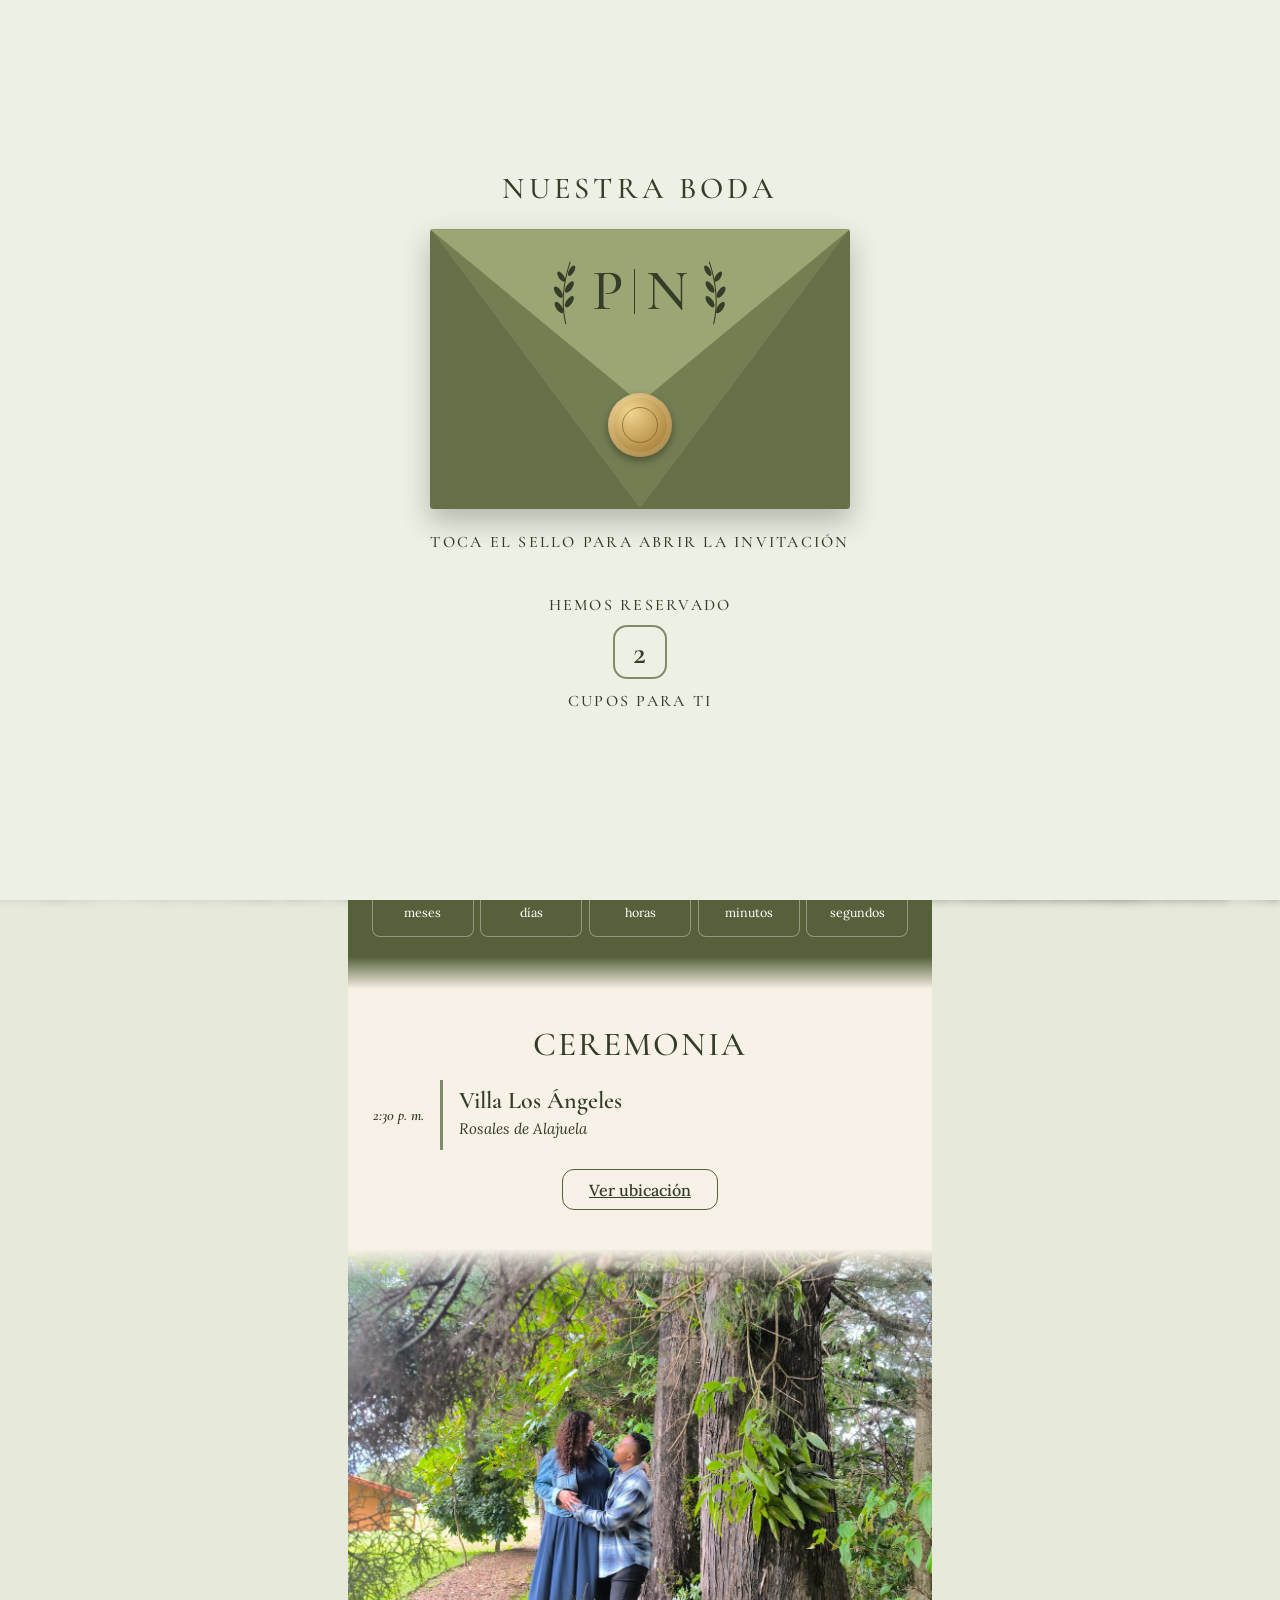
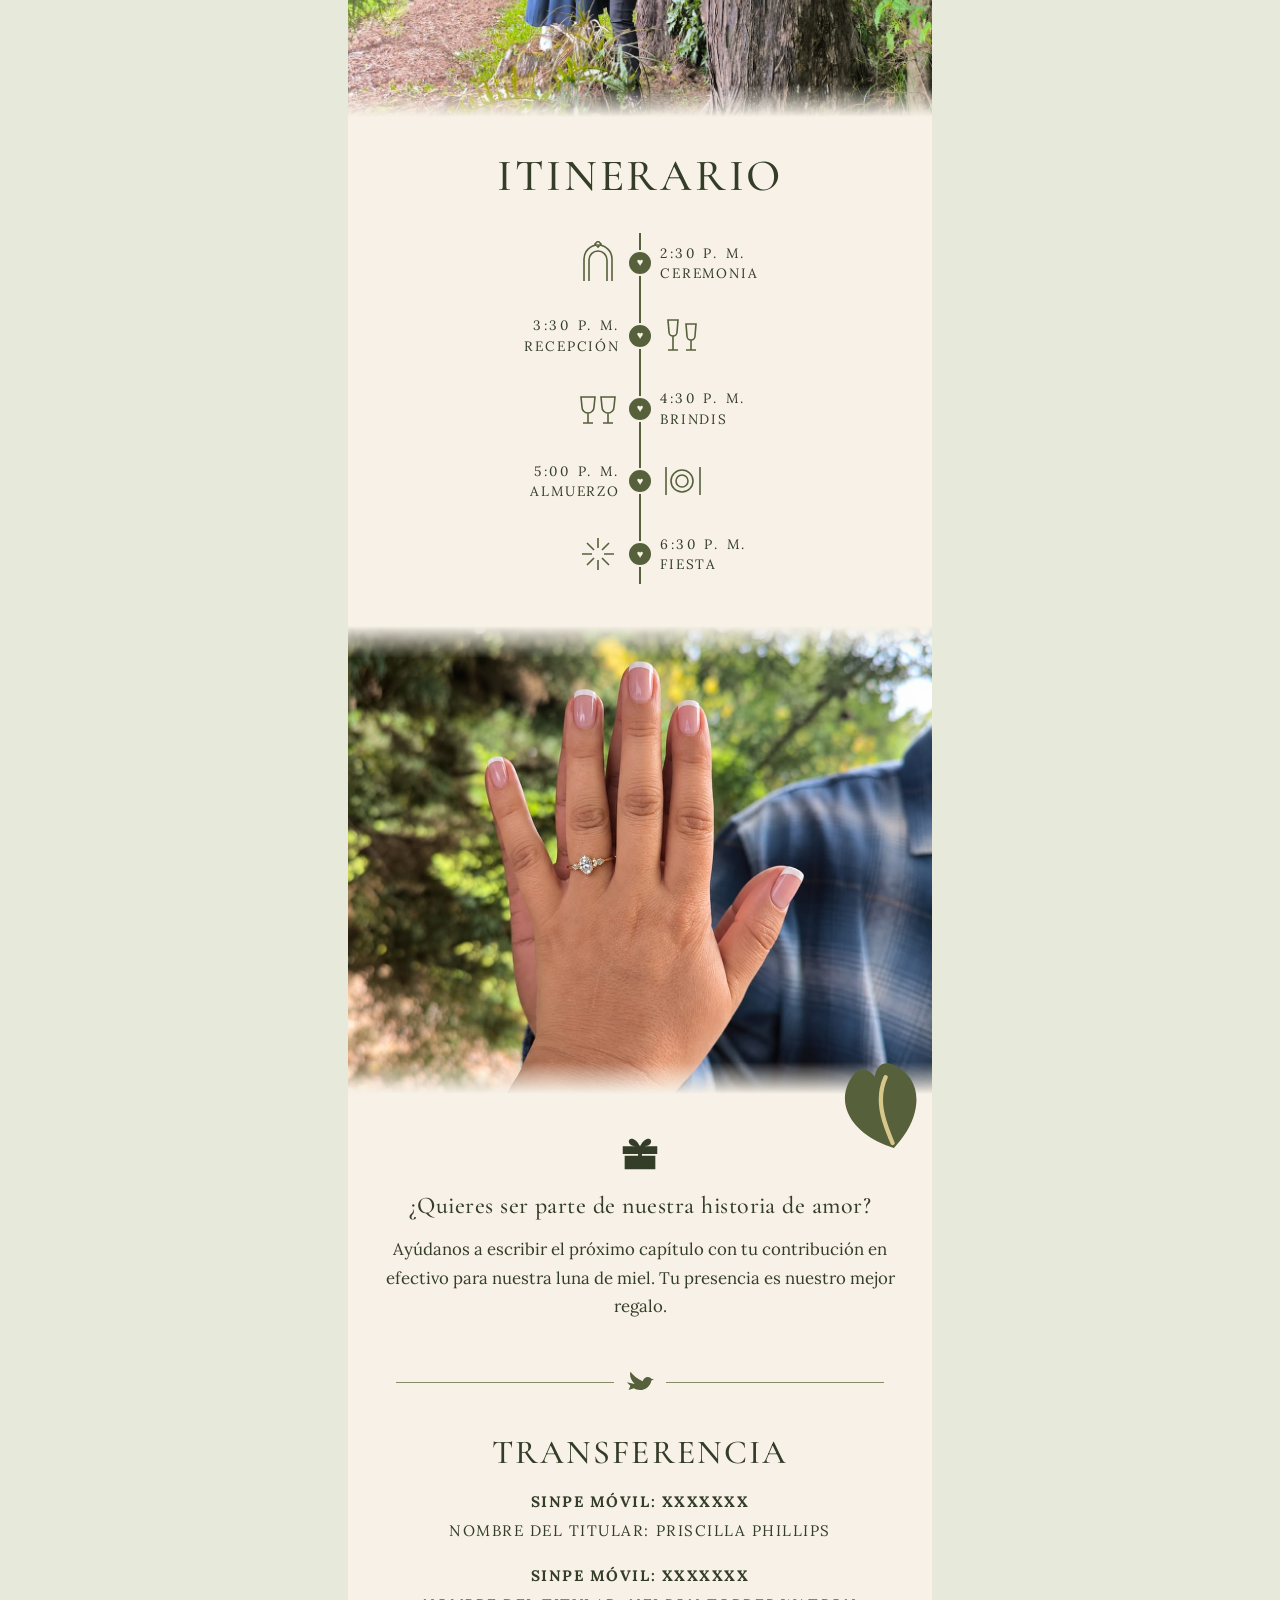
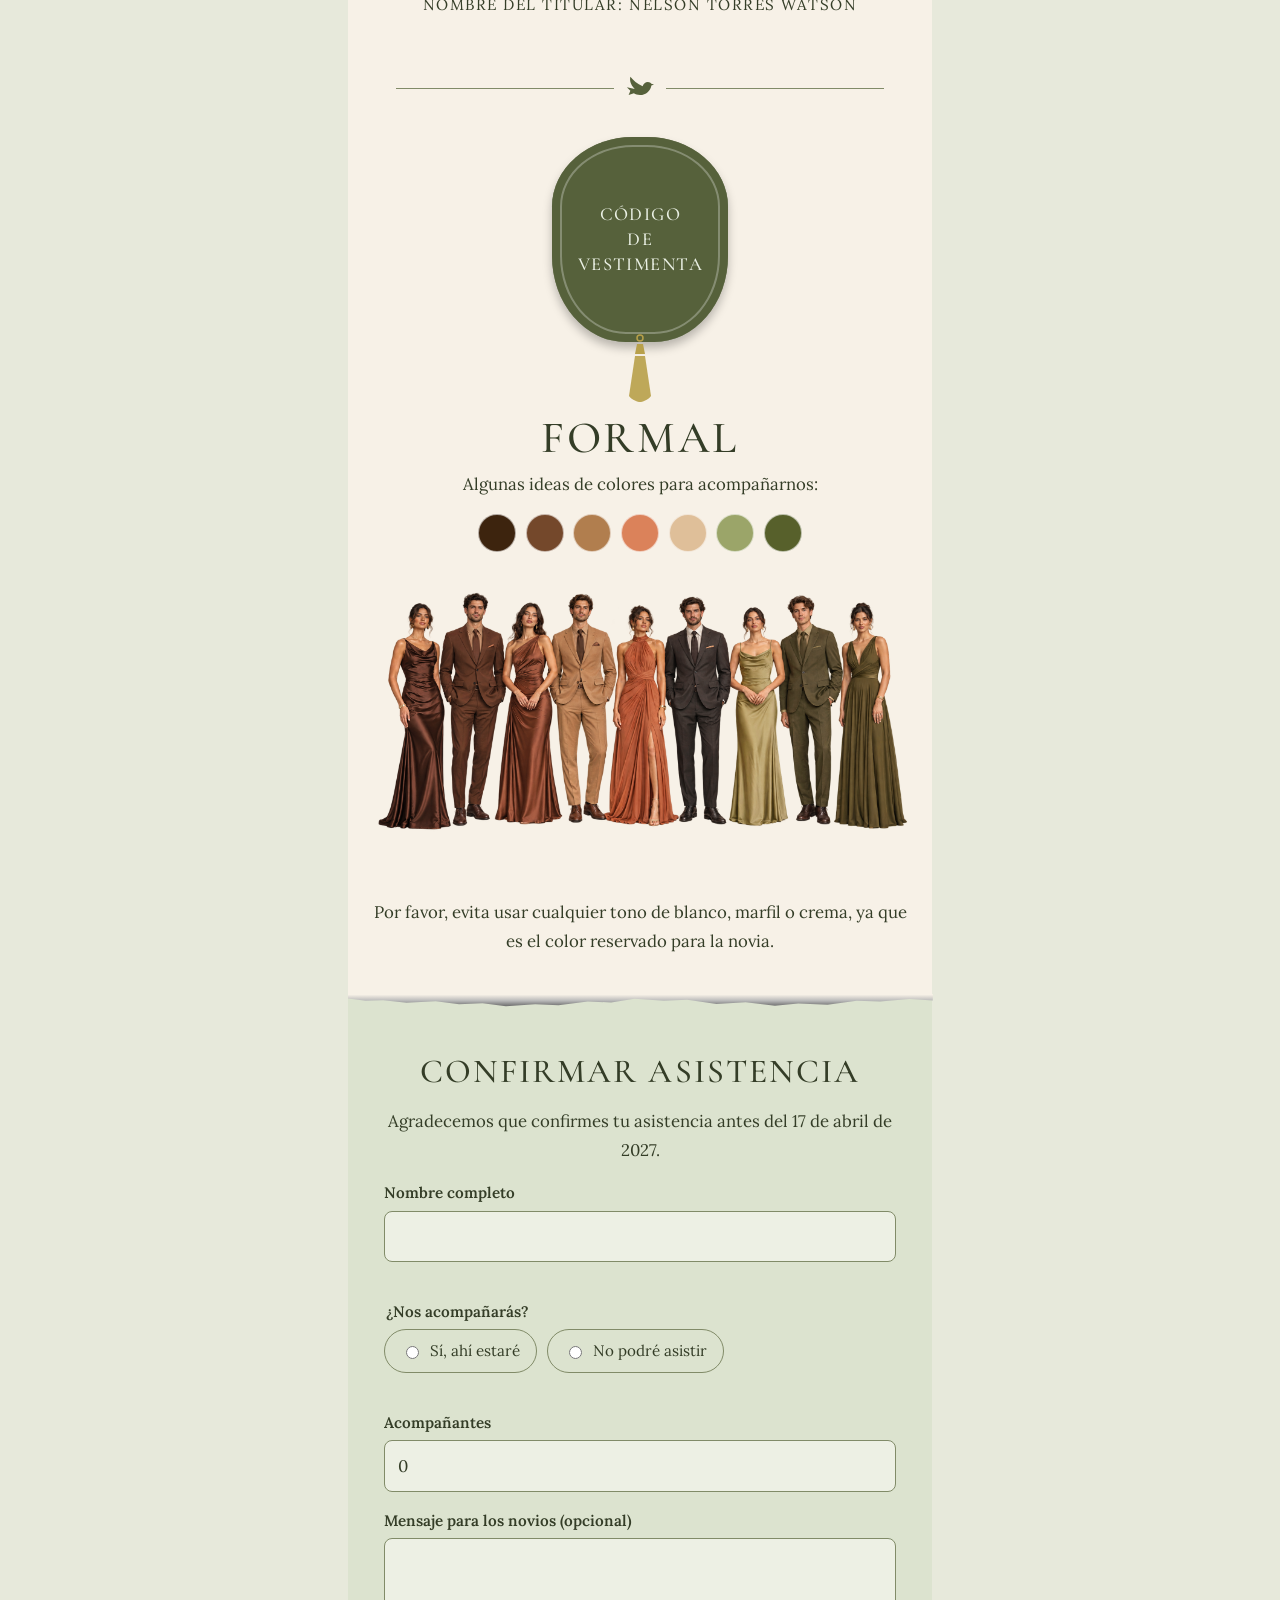
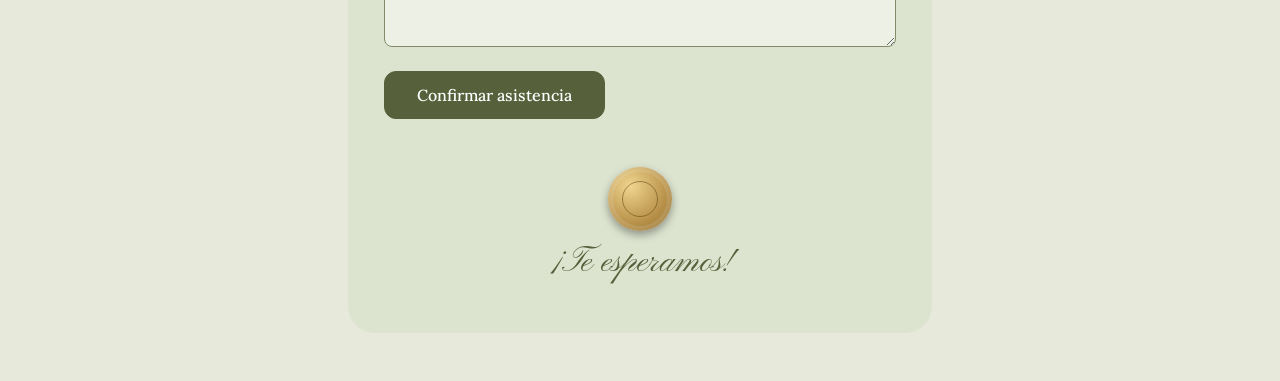
<file: index.html>
<!DOCTYPE html>
<html lang="es">
<head>
<meta charset="utf-8">
<meta name="viewport" content="width=device-width, initial-scale=1, viewport-fit=cover">
<title>Nuestra boda</title>
<link href="https://fonts.googleapis.com/css2?family=Cormorant+Garamond:wght@400;500;600&family=Lora:ital@0;1&family=Pinyon+Script&display=swap" rel="stylesheet">
<link rel="stylesheet" href="styles.css">

</head>
<body>
<svg width="0" height="0" style="position:absolute" aria-hidden="true">
<symbol id="dove" viewBox="0 0 32 32"><path fill="currentColor" d="M19 14c1-3 3-5 6-5 2 0 3 1 4 2l3 1-3 1c-1 6-6 11-13 11-3 0-5-1-7-2l-6 2 2-5-4-4 9 2C5 12 4 7 5 3c3 4 8 8 14 11z"/></symbol>
<symbol id="branch" viewBox="0 0 400 200"><g fill="currentColor"><path d="M0 120C80 100 200 90 390 20" stroke="currentColor" stroke-width="3" fill="none"/><path d="M60 108c-12-34 6-52 30-60 8 30-4 52-30 60z"/><path d="M110 100c-8-36 14-56 40-60 4 30-8 54-40 60z"/><path d="M165 88c-4-34 20-52 46-54 0 30-14 50-46 54z"/><path d="M225 70c2-32 26-46 52-44-4 28-20 46-52 44z"/><path d="M285 50c6-30 30-40 54-34-8 26-26 40-54 34z"/><path d="M80 118c20 20 46 22 66 6-14-22-42-26-66-6z"/><path d="M150 102c22 18 50 16 66-2-16-20-44-22-66 2z"/></g></symbol>
<symbol id="anth" viewBox="0 0 100 110"><path d="M50 104C8 78-6 36 26 10 42-2 50 18 50 18S58-2 74 10c32 26 18 68-24 94z" fill="currentColor"/><path d="M50 98C46 70 44 44 62 22" stroke="#d8c78a" stroke-width="5" stroke-linecap="round" fill="none"/></symbol>
<symbol id="tassel" viewBox="0 0 34 70"><circle cx="17" cy="4" r="3" fill="none" stroke="currentColor" stroke-width="1.5"/><path d="M14 10h6l2 10H12z" fill="currentColor"/><path d="M12 22h10l6 40c-3 4-9 6-11 6s-8-2-11-6z" fill="currentColor" opacity=".9"/></symbol>
<symbol id="i0" viewBox="0 0 44 44"><path d="M8 40V18a14 14 0 0 1 28 0v22M13 40V19a9 9 0 0 1 18 0v21M22 6l-3-3 3-3 3 3z"/></symbol>
<symbol id="i1" viewBox="0 0 44 44"><path d="M8 6h10l-1 12a4 4 0 0 1-8 0zM13 22v14M8 36h10M26 10h10l-1 12a4 4 0 0 1-8 0zM31 26v10M26 36h10"/></symbol>
<symbol id="i2" viewBox="0 0 44 44"><path d="M5 10h14l-1 10a6 6 0 0 1-12 0zM25 10h14l-1 10a6 6 0 0 1-12 0zM12 26v10M7 36h10M32 26v10M27 36h10"/></symbol>
<symbol id="i3" viewBox="0 0 44 44"><circle cx="22" cy="22" r="11"/><circle cx="22" cy="22" r="6"/><path d="M6 8v28M40 8v28"/></symbol>
<symbol id="i4" viewBox="0 0 44 44"><path d="M22 6v10M22 28v10M6 22h10M28 22h10M11 11l7 7M26 26l7 7M33 11l-7 7M18 26l-7 7"/></symbol>
<symbol id="olivo" viewBox="0 0 40 90">
  <path d="M20 88C14 62 16 34 26 4" fill="none" stroke="currentColor" stroke-width="1.4" stroke-linecap="round"/>
  <g fill="currentColor">
    <ellipse cx="11" cy="66" rx="4" ry="9" transform="rotate(-35 11 66)"/>
    <ellipse cx="25" cy="58" rx="4" ry="9" transform="rotate(35 25 58)"/>
    <ellipse cx="10" cy="45" rx="4" ry="9" transform="rotate(-35 10 45)"/>
    <ellipse cx="25" cy="38" rx="4" ry="9" transform="rotate(35 25 38)"/>
    <ellipse cx="14" cy="24" rx="3.5" ry="8" transform="rotate(-35 14 24)"/>
    <ellipse cx="28" cy="16" rx="3.5" ry="8" transform="rotate(30 28 16)"/>
  </g>
</symbol>
</svg>
<svg class="deco a" viewBox="0 0 400 200" aria-hidden="true"><use href="#branch"/></svg>
<svg class="deco b" viewBox="0 0 400 200" aria-hidden="true"><use href="#branch"/></svg>

<div id="intro">
  <h2>NUESTRA BODA</h2>
  <div class="env">
    <div class="flap">
      <div class="mono">
        <svg class="olivo" viewBox="0 0 40 90" aria-hidden="true"><use href="#olivo"/></svg>
        <span id="m1">V</span><i></i><span id="m2">D</span>
        <svg class="olivo esp" viewBox="0 0 40 90" aria-hidden="true"><use href="#olivo"/></svg>
      </div>
    </div>
    <button class="seal" id="seal" aria-label="Abrir la invitación"></button>
  </div>
  <p class="hint">Toca el sello para abrir la invitación</p>
  <p class="cupos" id="cuposBox"><span class="hint">Hemos reservado</span><br><b id="cupos">2</b><br><span class="hint">cupos para ti</span></p>
</div>

<main class="page">
  <section class="hero">
    <img class="hero-photo" src="images/2.jpg" width="1086" height="1448" alt="Priscilla y Nelson juntos entre los árboles" fetchpriority="high">
    <p class="honor script">Tenemos el honor de invitarte a nuestra boda</p>
    <h1><span id="n1">Priscilla</span><i>y</i><span id="n2">Nelson</span></h1>
    <p class="fecha" id="fechaTxt"></p>
    <svg class="hero-eucalyptus" viewBox="0 0 96 34" aria-hidden="true">
      <path d="M5 27C29 28 63 21 91 8" fill="none" stroke="currentColor" stroke-width="1.3" stroke-linecap="round"/>
      <g fill="currentColor">
        <ellipse cx="21" cy="21" rx="8" ry="4" transform="rotate(37 21 21)"/>
        <ellipse cx="32" cy="27" rx="8" ry="4" transform="rotate(-20 32 27)"/>
        <ellipse cx="39" cy="17" rx="8" ry="4" transform="rotate(34 39 17)"/>
        <ellipse cx="51" cy="25" rx="8" ry="4" transform="rotate(-23 51 25)"/>
        <ellipse cx="58" cy="12" rx="8" ry="4" transform="rotate(30 58 12)"/>
        <ellipse cx="69" cy="20" rx="7" ry="3.5" transform="rotate(-27 69 20)"/>
        <ellipse cx="76" cy="8" rx="7" ry="3.5" transform="rotate(22 76 8)"/>
      </g>
    </svg>
  </section>

  <section class="blk countdown" aria-labelledby="hCount">
    <h2 id="hCount">Faltan</h2>
    <div class="count" role="timer" aria-live="off">
      <div><strong id="cM">0</strong><span>meses</span></div><div><strong id="cD">0</strong><span>días</span></div><div><strong id="cH">0</strong><span>horas</span></div><div><strong id="cMin">0</strong><span>minutos</span></div><div><strong id="cS">0</strong><span>segundos</span></div>
    </div>
    <p class="done" id="done" hidden>¡Hoy es el gran día!</p>
  </section>

  <section class="torn"><div class="paper">
    <h2>Ceremonia</h2>
    <div class="vrow"><span class="vtime" id="hCer"></span><hr><div><b>Villa Los Ángeles</b><span>Rosales de Alajuela</span></div></div>
    <a class="btn" target="_blank" rel="noopener" href="https://maps.app.goo.gl/88QwCyHEEDxLW7heA">Ver ubicación</a>
  </div></section>

  <figure class="photo-panel">
    <img src="images/1.jpg" width="1200" height="1600" alt="Priscilla y Nelson abrazados en un sendero entre árboles" loading="lazy" decoding="async">
  </figure>

  <section class="blk itinerary" aria-labelledby="hIt">
    <h2 id="hIt">Itinerario</h2>
    <ul class="tl" id="tl"></ul>
  </section>

  <figure class="photo-panel ring-photo">
    <img src="images/3.jpg" width="1086" height="1448" alt="Detalle del anillo de compromiso" loading="lazy" decoding="async">
  </figure>

  <section class="blk">
    <svg class="leaf" style="top:-34px;right:6px;rotate:-15deg" viewBox="0 0 100 110" aria-hidden="true"><use href="#anth"/></svg>
    <svg width="46" height="46" viewBox="0 0 24 24" fill="currentColor" aria-hidden="true"><path d="M3 9h18v4H3zM4 14h16v7H4zM11 9h2v12h-2zM12 9C9 3 5 5 6.5 7.5 7.5 9 10 9 12 9zm0 0c3-6 7-4 5.500-1.500C16.500 9 14 9 12 9z"/></svg>
    <h2 style="font-size:1.5rem;letter-spacing:.02em;text-transform:none;margin-top:.6rem">¿Quieres ser parte de nuestra historia de amor?</h2>
    <p>Ayúdanos a escribir el próximo capítulo con tu contribución en efectivo para nuestra luna de miel. Tu presencia es nuestro mejor regalo.</p>
  </section>
  <div class="dove-divider" aria-hidden="true">
    <svg viewBox="0 0 32 32"><use href="#dove"/></svg>
  </div>
  <section class="torn"><div class="paper">
    <h2>Transferencia</h2>
    <p class="bank"><strong>SINPE Móvil: XXXXXXX</strong><br>Nombre del titular: Priscilla Phillips</p>
    <p class="bank"><strong>SINPE Móvil: XXXXXXX</strong><br>Nombre del titular: Nelson Torres Watson</p>
  </div></section>

  <div class="dove-divider" aria-hidden="true">
    <svg viewBox="0 0 32 32"><use href="#dove"/></svg>
  </div>

  <section class="blk" aria-labelledby="hVest">
    <div class="plaque">Código<br>de<br>vestimenta<svg viewBox="0 0 34 70" aria-hidden="true"><use href="#tassel"/></svg></div>
    <h2 id="hVest" style="margin-bottom:.4rem">Formal</h2>
    <p>Algunas ideas de colores para acompañarnos:</p>
    <div class="sw" role="group" aria-label="Colores sugeridos">
      <span role="img" aria-label="Café oscuro" style="--swatch-color: #3D240E"></span>
      <span role="img" aria-label="Café castaño" style="--swatch-color: #74482B"></span>
      <span role="img" aria-label="Camel" style="--swatch-color: #B17E4E"></span>
      <span role="img" aria-label="Terracota" style="--swatch-color: #DB825A"></span>
      <span role="img" aria-label="Beige arena" style="--swatch-color: #DFBF99"></span>
      <span role="img" aria-label="Verde oliva claro" style="--swatch-color: #9BA569"></span>
      <span role="img" aria-label="Verde oliva oscuro" style="--swatch-color: #57602B"></span>
    </div>
    <img class="attire-guide" src="images/vestimenta-formal-transparente.png" width="1774" height="887" loading="lazy" decoding="async" alt="Ejemplos de vestimenta formal con vestidos largos y trajes en tonos café, camel, terracota, carbón y verde oliva.">
  </section>
  <section class="torn attire-note"><div class="paper"><p style="margin:0">Por favor, evita usar cualquier tono de blanco, marfil o crema, ya que es el color reservado para la novia.</p></div></section>

  <section class="envf" id="confirmar" aria-labelledby="hConf">
    <div class="torn"><div class="paper">
      <h2 id="hConf">Confirmar asistencia</h2>
      <p>Agradecemos que confirmes tu asistencia antes del <span id="limite"></span>.</p>
      <form id="rsvp" novalidate>
        <div class="f"><label for="nombre">Nombre completo</label><input id="nombre" type="text" autocomplete="name" required><p class="err" id="eNombre"></p></div>
        <fieldset><legend>¿Nos acompañarás?</legend>
          <div class="opts"><label><input type="radio" name="asiste" value="Sí, ahí estaré"> Sí, ahí estaré</label><label><input type="radio" name="asiste" value="No podré asistir"> No podré asistir</label></div><p class="err" id="eAsiste"></p></fieldset>
        <div class="f" id="gAcomp" hidden><label for="acomp">Acompañantes</label><input id="acomp" type="number" min="0" max="1" value="0" disabled></div>
        <div class="f"><label for="msg">Mensaje para los novios (opcional)</label><textarea id="msg" rows="3"></textarea></div>
        <button class="btn solid" type="submit">Confirmar asistencia</button>
      </form>
      <div id="thanks" hidden><h2>¡Gracias, <span id="tNombre"></span>!</h2><p id="tTxt"></p><a class="btn solid" id="wa" target="_blank" rel="noopener" href="#">Enviar por WhatsApp</a></div>
    </div></div>
    <div class="seal" aria-hidden="true"></div>
  </section>

  <footer><p>¡Te esperamos!</p></footer>
</main>

<script src="script.js"></script>
</body>
</html>
</file>
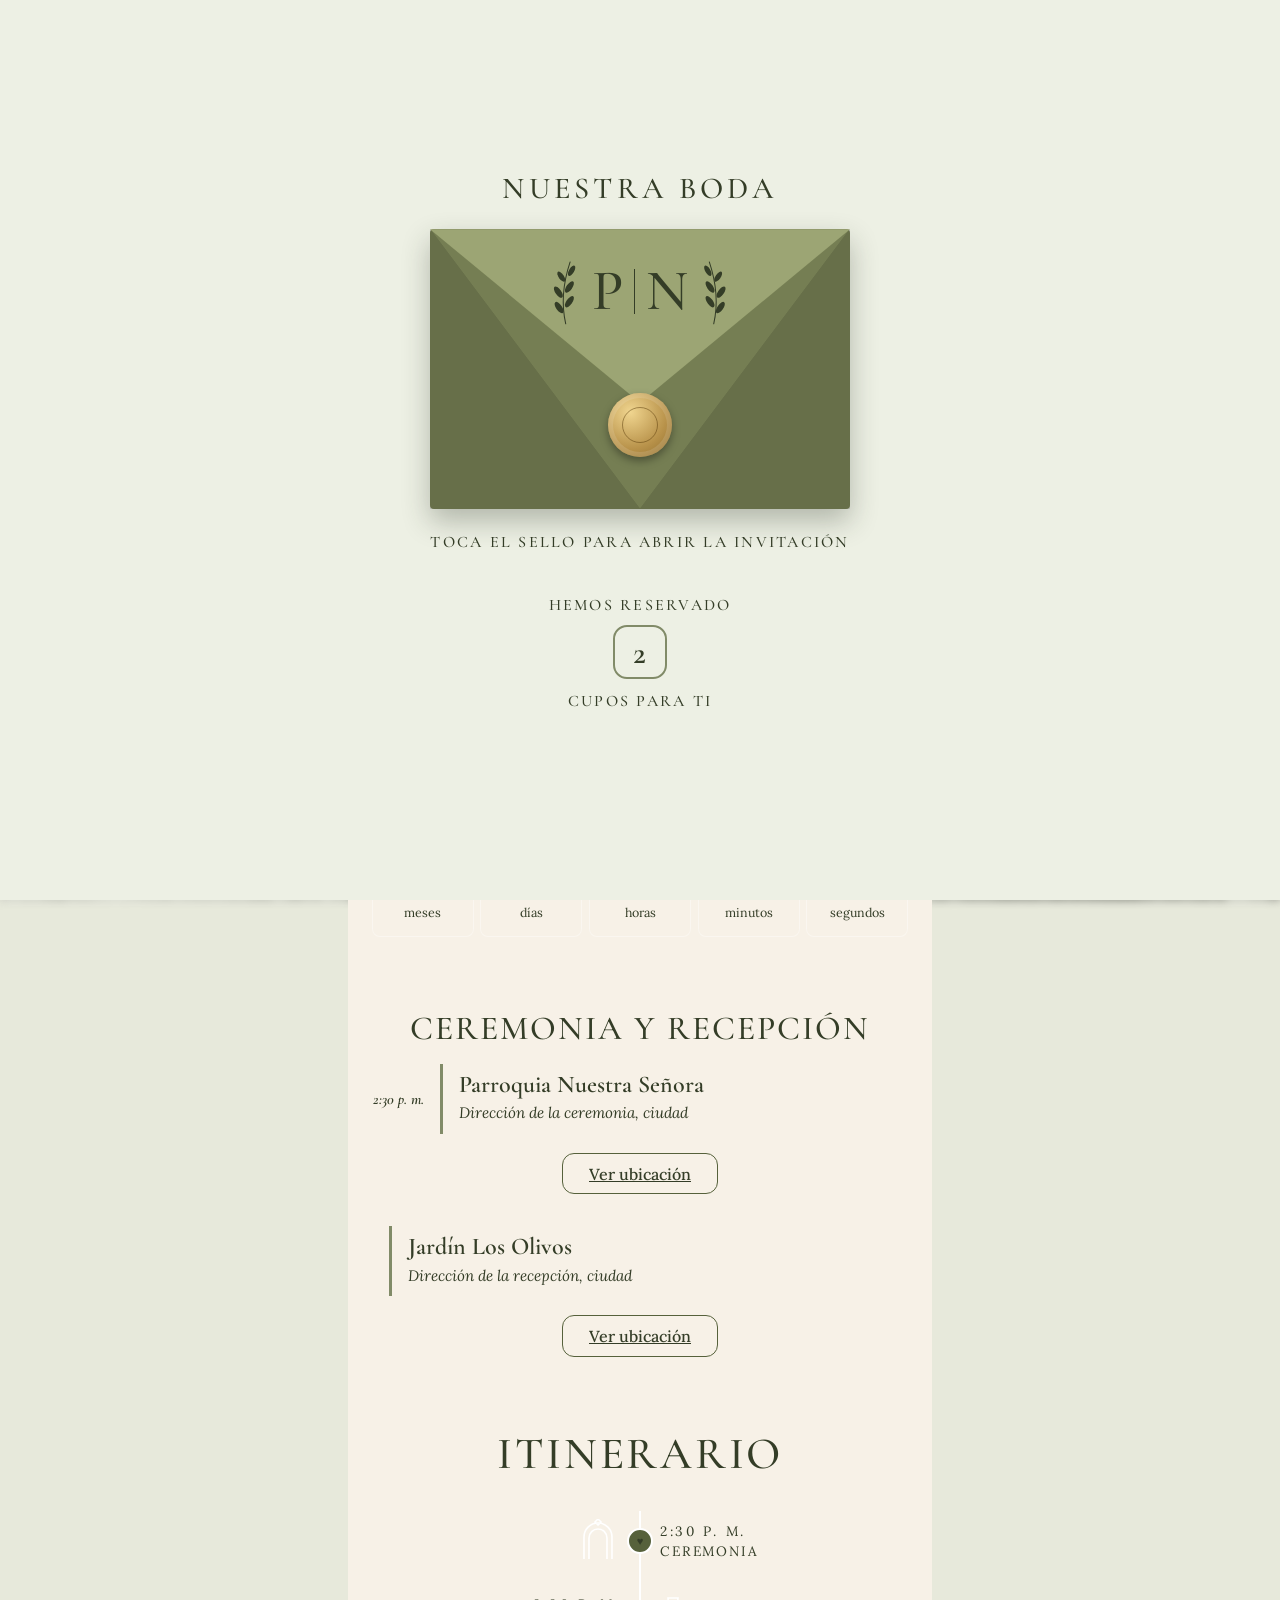
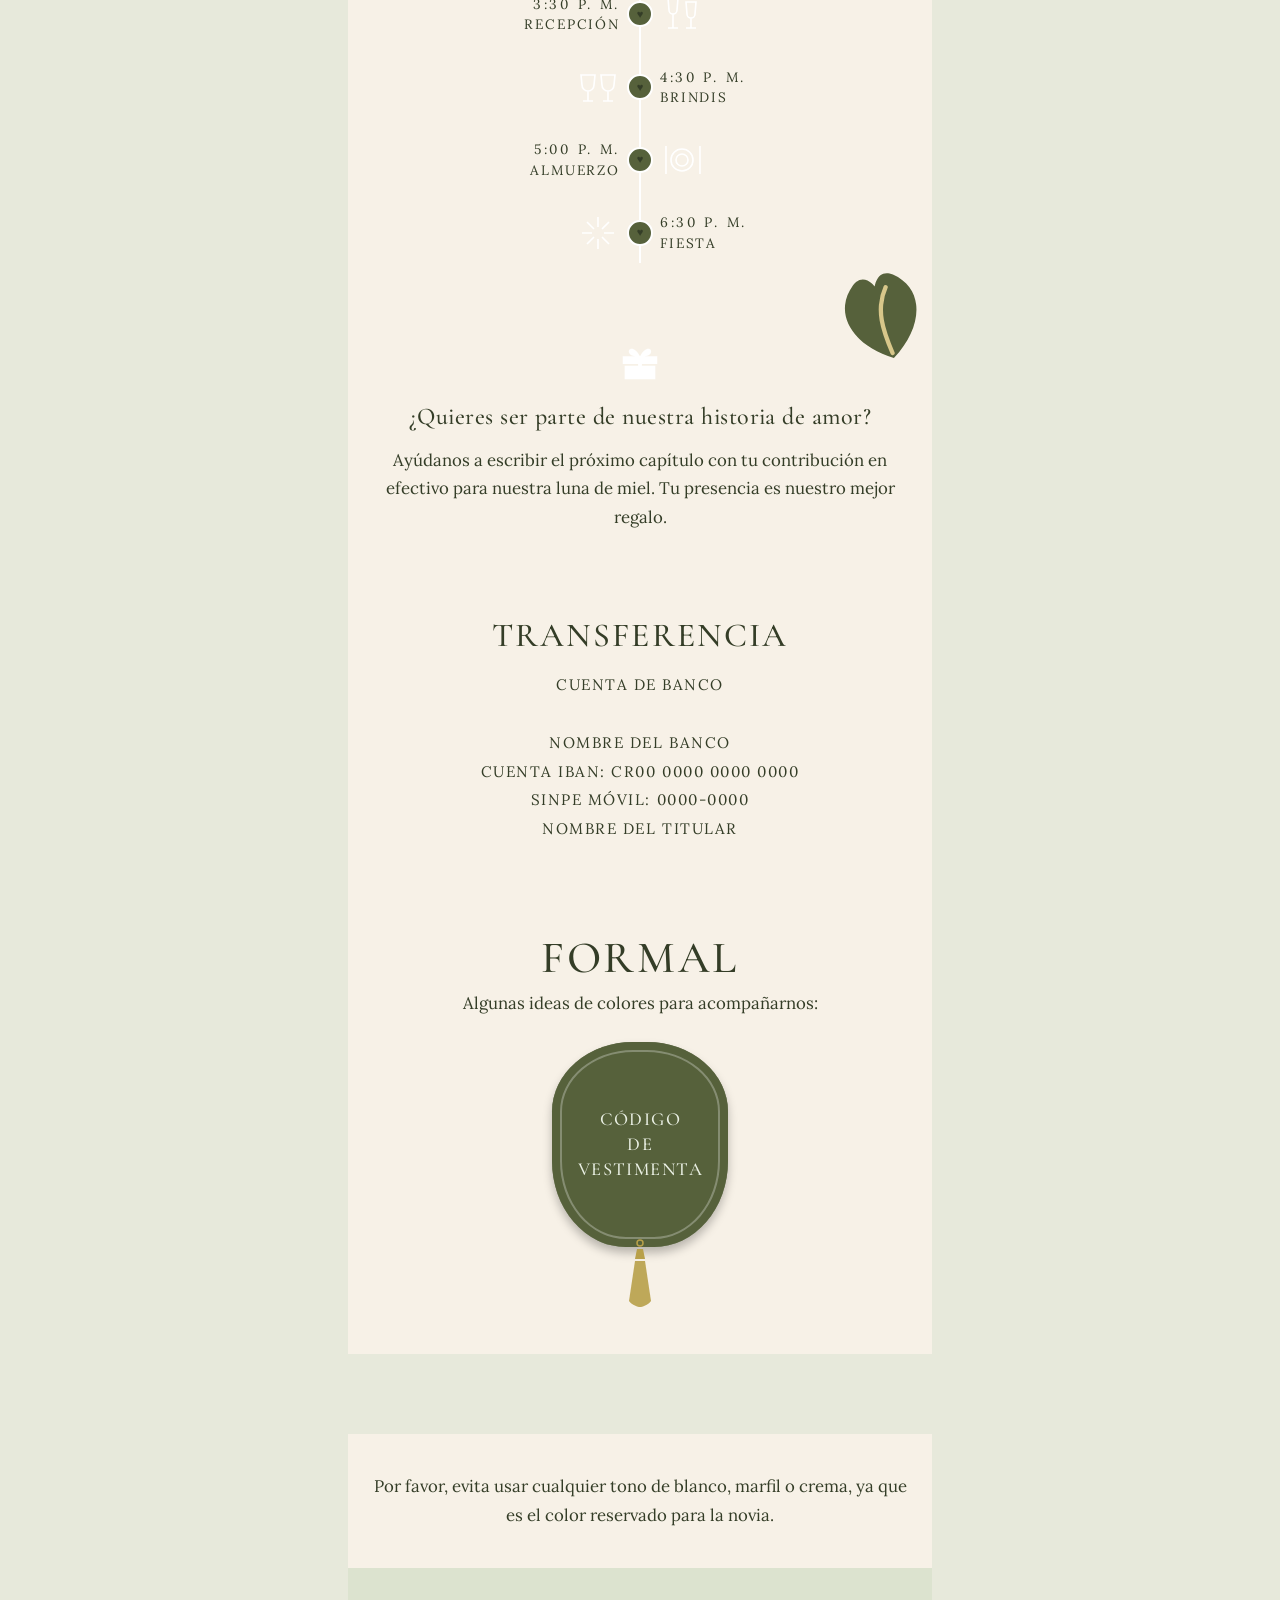
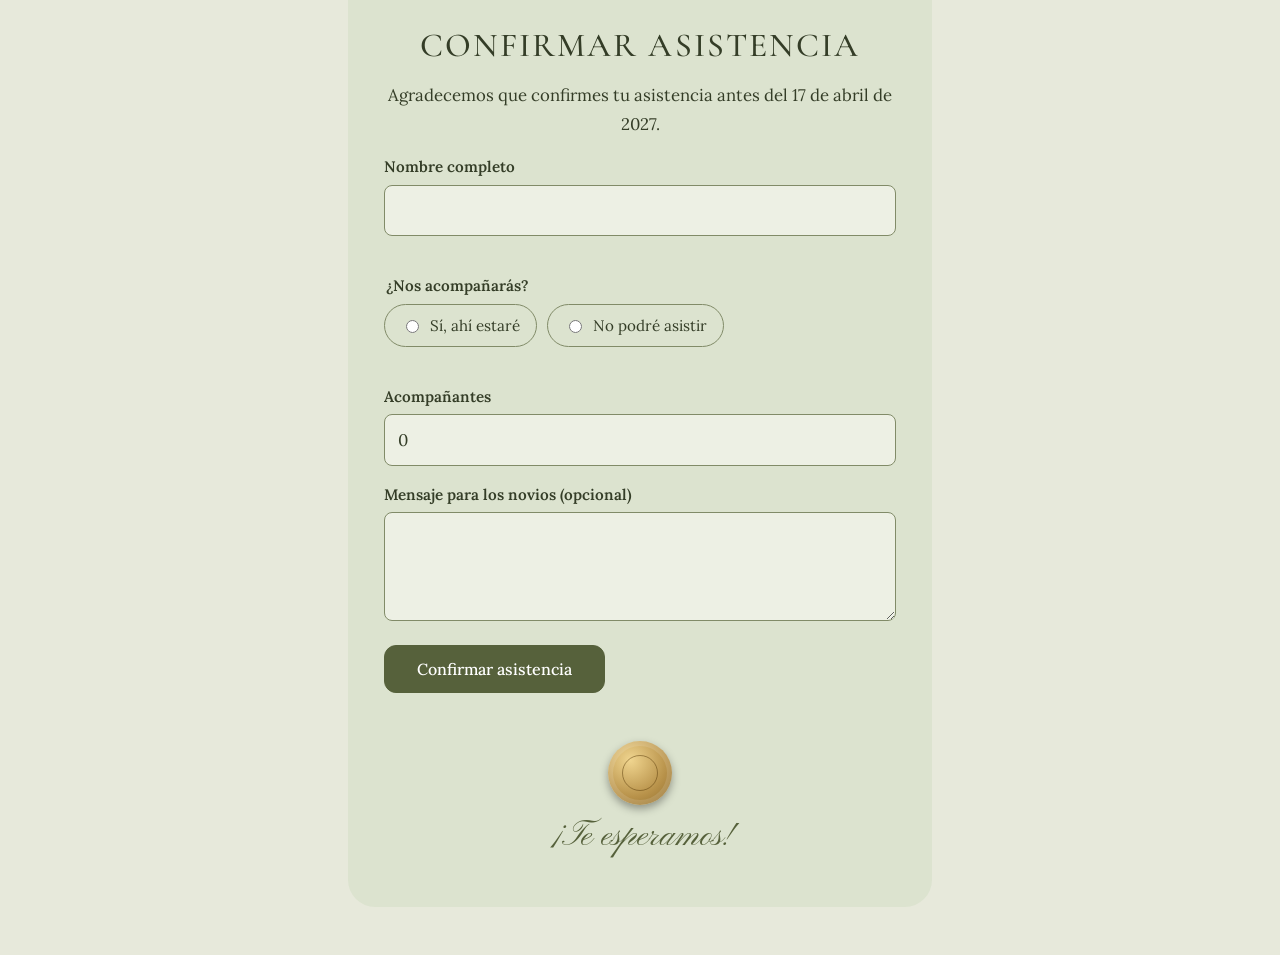
<file: page.html>
<!DOCTYPE html>
<html lang="es">
<head>
<meta charset="utf-8">
<meta name="viewport" content="width=device-width, initial-scale=1, viewport-fit=cover">
<title>Nuestra boda</title>
<link href="https://fonts.googleapis.com/css2?family=Cormorant+Garamond:wght@400;500;600&family=Lora:ital@0;1&family=Pinyon+Script&display=swap" rel="stylesheet">
<link rel="stylesheet" href="styles.css">

</head>
<body>
<svg width="0" height="0" style="position:absolute" aria-hidden="true">
<symbol id="branch" viewBox="0 0 400 200"><g fill="currentColor"><path d="M0 120C80 100 200 90 390 20" stroke="currentColor" stroke-width="3" fill="none"/><path d="M60 108c-12-34 6-52 30-60 8 30-4 52-30 60z"/><path d="M110 100c-8-36 14-56 40-60 4 30-8 54-40 60z"/><path d="M165 88c-4-34 20-52 46-54 0 30-14 50-46 54z"/><path d="M225 70c2-32 26-46 52-44-4 28-20 46-52 44z"/><path d="M285 50c6-30 30-40 54-34-8 26-26 40-54 34z"/><path d="M80 118c20 20 46 22 66 6-14-22-42-26-66-6z"/><path d="M150 102c22 18 50 16 66-2-16-20-44-22-66 2z"/></g></symbol>
<symbol id="anth" viewBox="0 0 100 110"><path d="M50 104C8 78-6 36 26 10 42-2 50 18 50 18S58-2 74 10c32 26 18 68-24 94z" fill="currentColor"/><path d="M50 98C46 70 44 44 62 22" stroke="#d8c78a" stroke-width="5" stroke-linecap="round" fill="none"/></symbol>
<symbol id="tassel" viewBox="0 0 34 70"><circle cx="17" cy="4" r="3" fill="none" stroke="currentColor" stroke-width="1.5"/><path d="M14 10h6l2 10H12z" fill="currentColor"/><path d="M12 22h10l6 40c-3 4-9 6-11 6s-8-2-11-6z" fill="currentColor" opacity=".9"/></symbol>
<symbol id="i0" viewBox="0 0 44 44"><path d="M8 40V18a14 14 0 0 1 28 0v22M13 40V19a9 9 0 0 1 18 0v21M22 6l-3-3 3-3 3 3z"/></symbol>
<symbol id="i1" viewBox="0 0 44 44"><path d="M8 6h10l-1 12a4 4 0 0 1-8 0zM13 22v14M8 36h10M26 10h10l-1 12a4 4 0 0 1-8 0zM31 26v10M26 36h10"/></symbol>
<symbol id="i2" viewBox="0 0 44 44"><path d="M5 10h14l-1 10a6 6 0 0 1-12 0zM25 10h14l-1 10a6 6 0 0 1-12 0zM12 26v10M7 36h10M32 26v10M27 36h10"/></symbol>
<symbol id="i3" viewBox="0 0 44 44"><circle cx="22" cy="22" r="11"/><circle cx="22" cy="22" r="6"/><path d="M6 8v28M40 8v28"/></symbol>
<symbol id="i4" viewBox="0 0 44 44"><path d="M22 6v10M22 28v10M6 22h10M28 22h10M11 11l7 7M26 26l7 7M33 11l-7 7M18 26l-7 7"/></symbol>
<symbol id="olivo" viewBox="0 0 40 90">
  <path d="M20 88C14 62 16 34 26 4" fill="none" stroke="currentColor" stroke-width="1.4" stroke-linecap="round"/>
  <g fill="currentColor">
    <ellipse cx="11" cy="66" rx="4" ry="9" transform="rotate(-35 11 66)"/>
    <ellipse cx="25" cy="58" rx="4" ry="9" transform="rotate(35 25 58)"/>
    <ellipse cx="10" cy="45" rx="4" ry="9" transform="rotate(-35 10 45)"/>
    <ellipse cx="25" cy="38" rx="4" ry="9" transform="rotate(35 25 38)"/>
    <ellipse cx="14" cy="24" rx="3.5" ry="8" transform="rotate(-35 14 24)"/>
    <ellipse cx="28" cy="16" rx="3.5" ry="8" transform="rotate(30 28 16)"/>
  </g>
</symbol>
</svg>
<svg class="deco a" viewBox="0 0 400 200" aria-hidden="true"><use href="#branch"/></svg>
<svg class="deco b" viewBox="0 0 400 200" aria-hidden="true"><use href="#branch"/></svg>

<div id="intro">
  <h2>NUESTRA BODA</h2>
  <div class="env">
    <div class="flap">
      <div class="mono">
        <svg class="olivo" viewBox="0 0 40 90" aria-hidden="true"><use href="#olivo"/></svg>
        <span id="m1">V</span><i></i><span id="m2">D</span>
        <svg class="olivo esp" viewBox="0 0 40 90" aria-hidden="true"><use href="#olivo"/></svg>
      </div>
    </div>
    <button class="seal" id="seal" aria-label="Abrir la invitación"></button>
  </div>
  <p class="hint">Toca el sello para abrir la invitación</p>
  <p class="cupos" id="cuposBox"><span class="hint">Hemos reservado</span><br><b id="cupos">2</b><br><span class="hint">cupos para ti</span></p>
</div>

<main class="page">
  <section class="hero">
    <p class="honor script">Tenemos el honor de invitarte a nuestra boda</p>
    <h1><span id="n1">Priscilla</span><i>y</i><span id="n2">Nelson</span></h1>
    <p class="fecha" id="fechaTxt"></p>
  </section>

  <section class="blk" aria-labelledby="hCount">
    <h2 id="hCount">Faltan</h2>
    <div class="count" role="timer" aria-live="off">
      <div><strong id="cM">0</strong><span>meses</span></div><div><strong id="cD">0</strong><span>días</span></div><div><strong id="cH">0</strong><span>horas</span></div><div><strong id="cMin">0</strong><span>minutos</span></div><div><strong id="cS">0</strong><span>segundos</span></div>
    </div>
    <p class="done" id="done" hidden>¡Hoy es el gran día!</p>
  </section>

  <section class="torn"><div class="paper">
    <h2>Ceremonia y recepción</h2>
    <div class="vrow"><span class="vtime" id="hCer"></span><hr><div><b>Parroquia Nuestra Señora</b><span>Dirección de la ceremonia, ciudad</span></div></div>
    <a class="btn" target="_blank" rel="noopener" href="https://www.google.com/maps/search/?api=1&query=Parroquia">Ver ubicación</a>
    <div class="vrow" style="margin-top:2rem"><span class="vtime" id="hRec"></span><hr><div><b>Jardín Los Olivos</b><span>Dirección de la recepción, ciudad</span></div></div>
    <a class="btn" target="_blank" rel="noopener" href="https://www.google.com/maps/search/?api=1&query=Jardin+Los+Olivos">Ver ubicación</a>
  </div></section>

  <section class="blk" aria-labelledby="hIt">
    <h2 id="hIt">Itinerario</h2>
    <ul class="tl" id="tl"></ul>
  </section>

  <section class="blk">
    <svg class="leaf" style="top:-34px;right:6px;rotate:-15deg" viewBox="0 0 100 110" aria-hidden="true"><use href="#anth"/></svg>
    <svg width="46" height="46" viewBox="0 0 24 24" fill="#fff" aria-hidden="true"><path d="M3 9h18v4H3zM4 14h16v7H4zM11 9h2v12h-2zM12 9C9 3 5 5 6.5 7.5 7.5 9 10 9 12 9zm0 0c3-6 7-4 5.500-1.500C16.500 9 14 9 12 9z"/></svg>
    <h2 style="font-size:1.5rem;letter-spacing:.02em;text-transform:none;margin-top:.6rem">¿Quieres ser parte de nuestra historia de amor?</h2>
    <p>Ayúdanos a escribir el próximo capítulo con tu contribución en efectivo para nuestra luna de miel. Tu presencia es nuestro mejor regalo.</p>
  </section>
  <section class="torn"><div class="paper">
    <h2>Transferencia</h2>
    <p class="bank">Cuenta de banco<br><br>Nombre del banco<br>Cuenta IBAN: CR00 0000 0000 0000<br>SINPE Móvil: 0000-0000<br>Nombre del titular</p>
  </div></section>

  <section class="blk" aria-labelledby="hVest">
    <h2 id="hVest" style="margin-bottom:.4rem">Formal</h2>
    <p>Algunas ideas de colores para acompañarnos:</p>
    <div class="sw" aria-label="Colores sugeridos"><i style="background:#6F8F7A"></i><i style="background:#D9A0A7"></i><i style="background:#B8924A"></i><i style="background:#3A4A43"></i></div>
    <div class="plaque">Código<br>de<br>vestimenta<svg viewBox="0 0 34 70" aria-hidden="true"><use href="#tassel"/></svg></div>
  </section>
  <section class="torn" style="margin-top:5rem"><div class="paper"><p style="margin:0">Por favor, evita usar cualquier tono de blanco, marfil o crema, ya que es el color reservado para la novia.</p></div></section>

  <section class="envf" id="confirmar" aria-labelledby="hConf">
    <div class="torn"><div class="paper">
      <h2 id="hConf">Confirmar asistencia</h2>
      <p>Agradecemos que confirmes tu asistencia antes del <span id="limite"></span>.</p>
      <form id="rsvp" novalidate>
        <div class="f"><label for="nombre">Nombre completo</label><input id="nombre" type="text" autocomplete="name" required><p class="err" id="eNombre"></p></div>
        <fieldset><legend>¿Nos acompañarás?</legend>
          <div class="opts"><label><input type="radio" name="asiste" value="Sí, ahí estaré"> Sí, ahí estaré</label><label><input type="radio" name="asiste" value="No podré asistir"> No podré asistir</label></div><p class="err" id="eAsiste"></p></fieldset>
        <div class="f" id="gAcomp"><label for="acomp">Acompañantes</label><input id="acomp" type="number" min="0" max="1" value="0"></div>
        <div class="f"><label for="msg">Mensaje para los novios (opcional)</label><textarea id="msg" rows="3"></textarea></div>
        <button class="btn solid" type="submit">Confirmar asistencia</button>
      </form>
      <div id="thanks" hidden><h2>¡Gracias, <span id="tNombre"></span>!</h2><p id="tTxt"></p><a class="btn solid" id="wa" target="_blank" rel="noopener" href="#">Enviar por WhatsApp</a></div>
    </div></div>
    <div class="seal" aria-hidden="true"></div>
  </section>

  <footer><p>¡Te esperamos!</p></footer>
</main>

<script src="script.js"></script>
</body>
</html>
</file>
<file: styles.css>
:root {
  --forest: #343d27;
  --olive: #56613b;
  --olive-muted: #9ca574;
  --olive-light: #dce3cf;
  --olive-pale: #edf0e4;
  --olive-line: #818b68;
  --photo-paper: #f7f1e7;
  --gold: #b8924a;
  --gold2: #e3c477;
  --env: #757e53;
  --bg: #e7e9db;
  --ink: var(--forest);
  --deco: var(--olive-line);
  box-sizing: border-box;
  padding-top: env(safe-area-inset-top, 0px);
  padding-bottom: env(safe-area-inset-bottom, 0px);
}
@media (prefers-color-scheme: dark) {
  :root:not([data-theme="light"]) {
    --bg: #242a20;
    --ink: var(--photo-paper);
    --deco: var(--olive-muted);
  }
}
:root[data-theme="dark"] {
  --bg: #242a20;
  --ink: var(--photo-paper);
  --deco: var(--olive-muted);
}
*,
*::before,
*::after {
  box-sizing: inherit;
}
html {
  scroll-behavior: smooth;
  scroll-padding-top: env(safe-area-inset-top, 0px);
}
html.lock {
  overflow: hidden;
}
body {
  margin: 0;
  background: var(--bg);
  color: var(--ink);
  font:
    400 1.05rem/1.7 "Lora",
    Georgia,
    serif;
}
body::before {
  content: "";
  position: fixed;
  inset: 0;
  background: url("images/1.jpg") center 62% / cover no-repeat;
  filter: grayscale(100%) blur(5px);
  opacity: 0.5;
  pointer-events: none;
}
h1,
h2,
h3 {
  font-family: "Cormorant Garamond", Georgia, serif;
  font-weight: 500;
  margin: 0;
  line-height: 1.1;
}
p {
  margin: 0 0 1rem;
}
:focus-visible {
  outline: 3px solid var(--gold);
  outline-offset: 3px;
}
.deco {
  position: fixed;
  width: min(520px, 90vw);
  color: var(--deco);
  opacity: 0.35;
  pointer-events: none;
  z-index: 0;
}
.deco.a {
  top: 0;
  left: -80px;
}
.deco.b {
  bottom: 0;
  right: -80px;
  transform: rotate(180deg);
}
.page {
  position: relative;
  z-index: 1;
  max-width: 620px;
  margin: 0 auto;
  padding: 0 1.1rem 3rem;
}
.script {
  font-family: "Pinyon Script", cursive;
  font-weight: 400;
}
.ttl {
  font:
    500 clamp(1.7rem, 6vw, 2.3rem)/1.1 "Cormorant Garamond",
    serif;
  letter-spacing: 0.06em;
  text-transform: uppercase;
}

/* Sobre de entrada */
#intro {
  position: fixed;
  inset: 0;
  z-index: 50;
  background: var(--olive-pale);
  display: flex;
  flex-direction: column;
  align-items: center;
  justify-content: center;
  gap: 1.4rem;
  text-align: center;
  color: var(--forest);
  padding: 1.5rem;
  transition: opacity 0.7s ease 0.5s;
}
#intro.open {
  opacity: 0;
  pointer-events: none;
}
#intro h2 {
  font:
    500 1.9rem "Cormorant Garamond",
    serif;
  letter-spacing: 0.14em;
}
.env {
  position: relative;
  width: min(88vw, 420px);
  aspect-ratio: 3/2;
  background: var(--env);
  border-radius: 4px;
  box-shadow: 0 12px 28px rgba(40, 50, 35, 0.3);
}
.env::after {
  content: "";
  position: absolute;
  inset: 0;
  background:
    linear-gradient(to top right, rgba(0, 0, 0, 0.12) 50%, transparent 50.2%)
      left/50% 100% no-repeat,
    linear-gradient(to top left, rgba(0, 0, 0, 0.12) 50%, transparent 50.2%)
      right/50% 100% no-repeat;
}
.flap {
  position: absolute;
  inset: 0 0 38% 0;
  background: var(--olive-muted);
  clip-path: polygon(0 0, 100% 0, 50% 100%);
  transform-origin: top;
  transition: transform 0.8s ease;
  z-index: 2;
  display: grid;
  align-items: start;
  justify-items: center;
  padding-top: 7%;
}
.mono {
  display: flex;
  gap: 0.7rem;
  align-items: center;
  color: var(--forest);
  font:
    500 clamp(2.4rem, 11vw, 3.6rem)/1 "Cormorant Garamond",
    serif;
}
.mono i {
  width: 1px;
  height: 2.8rem;
  background: currentColor;
}
.seal {
  position: absolute;
  left: 50%;
  top: 70%;
  translate: -50% -50%;
  width: 64px;
  height: 64px;
  border-radius: 50%;
  border: 0;
  cursor: pointer;
  z-index: 3;
  background: radial-gradient(circle at 35% 30%, #f0d58f, #b8924a 60%, #8c6a2a);
  box-shadow:
    0 4px 8px rgba(0, 0, 0, 0.35),
    inset 0 0 0 5px rgba(255, 255, 255, 0.12);
  transition: scale .25s cubic-bezier(.34,1.56,.64,1),
              box-shadow .25s ease,
              opacity .4s;
}
.seal::after {
  content: "";
  position: absolute;
  inset: 14px;
  border-radius: 50%;
  border: 1px solid rgba(90, 60, 10, 0.5);
}
@keyframes seal-pulse{
  0%,100%{ scale: 1 }
  50%    { scale: 1.07 }
}

.seal:hover,
.seal:focus-visible{
  scale: 1.18;
  box-shadow:
    0 8px 16px rgba(0,0,0,.4),
    0 0 0 6px rgba(227,196,119,.25),   /* halo dorado */
    inset 0 0 0 5px rgba(255,255,255,.18);
}

.seal:active{
  scale: 1.05;
}

.seal{ animation: seal-pulse 2.4s ease-in-out infinite; }
.seal:hover,
.seal:focus-visible{ animation: none; }   /* deja actuar al hover */

#intro.open .flap {
  transform: rotateX(180deg);
}
#intro.open .seal {
  opacity: 0;
}
.hint {
  font:
    500 1rem "Cormorant Garamond",
    serif;
  letter-spacing: 0.14em;
  text-transform: uppercase;
}
.cupos b {
  display: inline-grid;
  place-items: center;
  width: 3.4rem;
  height: 3.4rem;
  border: 2px solid var(--olive-line);
  border-radius: 14px;
  font:
    600 2rem "Cormorant Garamond",
    serif;
  margin: 0.4rem 0;
  color: var(--forest);
}

/* Bloques */
.hero {
  display: flex;
  flex-direction: column;
  align-items: center;
  justify-content: flex-end;
  isolation: isolate;
  overflow: hidden;
  min-height: clamp(28rem, 118vw, 45rem);
  margin-top: 1rem;
  text-align: center;
  padding: 2rem 0.9rem 2.2rem;
  position: relative;
  border-radius: 1.7rem 1.7rem 0 0;
  background: #34372c;
  color: #fff8eb;
}
.hero-photo,
.hero::before {
  position: absolute;
  inset: 0;
  width: 100%;
  height: 100%;
}
.hero-photo {
  z-index: -2;
  object-fit: cover;
  object-position: center 38%;
}
.hero::before {
  content: "";
  z-index: -1;
  background: linear-gradient(transparent 36%, rgb(24 20 15 / 62%) 68%, rgb(24 20 15 / 92%));
}
.hero .honor {
  font: 600 clamp(0.8rem, 3.2vw, 1rem)/1.3 "Cormorant Garamond", Georgia, serif;
  letter-spacing: 0.09em;
  text-transform: uppercase;
  margin-bottom: 0.7rem;
}
.hero h1 {
  font: 400 clamp(2.15rem, 9.6vw, 4.8rem)/1.15 "Pinyon Script", cursive;
}
.hero h1 i {
  font-size: 0.65em;
  color: #f1d9a1;
  margin-inline: 0.27em;
}
.fecha {
  margin: 0.5rem 0 0;
  letter-spacing: 0.1em;
  text-transform: uppercase;
  font-size: 0.85rem;
}
.hero-eucalyptus {
  display: block;
  width: 4.5rem;
  margin-top: 0.35rem;
  color: var(--olive-light);
}
.page > :not(.hero, .countdown) {
  background: var(--photo-paper);
  color: var(--forest);
}
.countdown::before,
.attire-note::after {
  content: "";
  position: absolute;
  inset: auto 0 100%;
  clip-path: polygon(0 65%, 3% 48%, 6% 52%, 10% 32%, 15% 45%, 19% 22%, 23% 29%, 27% 5%, 32% 21%, 36% 14%, 41% 43%, 45% 34%, 49% 64%, 54% 48%, 58% 55%, 63% 24%, 68% 36%, 73% 10%, 77% 27%, 82% 17%, 87% 49%, 91% 42%, 96% 62%, 100% 50%, 100% 100%, 0 100%);
  pointer-events: none;
  height: clamp(17px, 4vw, 24px);
}
.countdown::before {
  background: linear-gradient(
    to bottom,
    #34392b,
    #48543d 52%,
    var(--olive) 95%
  );
}
.attire-note {
  position: relative;
}
.attire-note::after {
  inset: 100% 0 auto;
  height: clamp(9px, 2vw, 13px);
  transform: scaleY(-1);
  z-index: 1;
  background: linear-gradient(
    to bottom,
    #626262,
    #b8b8b8 48%,
    var(--photo-paper) 95%
  );
}
.countdown .count strong {
  color: #fff;
}
.countdown .count span {
  font-size: clamp(0.625rem, 2.6vw, 0.78rem);
}
.itinerary .tl::before {
  background: var(--olive);
}
.itinerary .tl .ic {
  stroke: var(--olive);
}
.itinerary .tl .nd {
  border-color: var(--photo-paper);
  color: var(--photo-paper);
}
.photo-panel {
  margin: 0;
}
.photo-panel img {
  display: block;
  width: 100%;
  height: auto;
  aspect-ratio: 5 / 4;
  object-fit: cover;
  object-position: center 69%;
  mask-image: linear-gradient(to bottom, transparent, #000 2rem, #000 calc(100% - 2rem), transparent);
}
.ring-photo img {
  object-position: center 46%;
}
.blk {
  position: relative;
  padding: 2.2rem 1.5rem;
  text-align: center;
}
.blk.countdown {
  background: linear-gradient(to bottom, var(--olive) calc(100% - 2rem), var(--photo-paper));
  color: #fff;
  padding-inline: clamp(0.4rem, 3vw, 1.5rem);
  padding-bottom: 3.2rem;
}
.blk h2 {
  font-size: clamp(2rem, 8vw, 2.8rem);
  letter-spacing: 0.06em;
  text-transform: uppercase;
  margin-bottom: 1rem;
}
.blk p {
  margin-bottom: 0.8rem;
}
.paper {
  color: var(--forest);
  padding: 2.4rem 1.6rem;
  text-align: center;
}
.attire-note .paper {
  padding-top: 1.25rem;
}
.paper h2 {
  font-size: clamp(1.6rem, 6vw, 2.1rem);
  letter-spacing: 0.06em;
  text-transform: uppercase;
  margin-bottom: 1rem;
}
.btn {
  display: inline-block;
  border: 1px solid var(--olive);
  color: var(--forest);
  background: transparent;
  border-radius: 12px;
  padding: 0.6rem 1.6rem;
  font:
    500 1rem "Lora",
    serif;
  text-decoration: underline;
  cursor: pointer;
}
.btn:hover {
  background: var(--olive);
  color: #fff;
}
.btn.solid {
  background: var(--olive);
  color: #fff;
  text-decoration: none;
  padding: 0.8rem 2rem;
}
.btn.solid:hover {
  background: var(--forest);
}
.vtime {
  font:
    italic 600 1.7rem "Cormorant Garamond",
    serif;
  color: var(--forest);
}
.vrow {
  display: grid;
  grid-template-columns: auto 3px 1fr;
  gap: 1rem;
  align-items: center;
  text-align: left;
  margin: 0.5rem 0 1.2rem;
}
.vrow hr {
  height: 100%;
  min-height: 70px;
  width: 3px;
  border: 0;
  background: var(--olive-line);
  margin: 0;
}
.vrow b {
  font:
    600 1.5rem "Cormorant Garamond",
    serif;
  display: block;
  line-height: 1.15;
}
.vrow span {
  font-size: 0.95rem;
  font-style: italic;
}
.leaf {
  position: absolute;
  width: 86px;
  color: var(--olive);
  z-index: 2;
}
.plaque {
  position: relative;
  width: 176px;
  margin: 0 auto 4.5rem;
  aspect-ratio: 0.86;
  display: grid;
  place-items: center;
  background: var(--olive);
  color: #eaf0e4;
  border-radius: 46% 46% 42% 42%/34% 34% 42% 42%;
  box-shadow:
    inset 0 0 0 8px var(--olive),
    inset 0 0 0 10px rgba(255, 255, 255, 0.28),
    0 6px 10px rgba(0, 0, 0, 0.25);
  font:
    500 1.15rem/1.35 "Cormorant Garamond",
    serif;
  letter-spacing: 0.08em;
  text-transform: uppercase;
  padding: 0 1.6rem;
}
.plaque svg {
  position: absolute;
  left: 50%;
  bottom: -62px;
  translate: -50% 0;
  width: 34px;
  color: #b8a04a;
}

/* Cuenta regresiva */
.count {
  display: grid;
  grid-template-columns: repeat(5, 1fr);
  gap: 0.4rem;
}
.count div {
  border: 1px solid rgba(255, 255, 255, 0.35);
  border-radius: 50% 50% 8px 8px/36% 36% 8px 8px;
  padding: 1.1rem 0.1rem 0.7rem;
}
.count strong {
  display: block;
  font:
    500 clamp(1.8rem, 8vw, 2.6rem)/1 "Cormorant Garamond",
    serif;
  color: var(--gold2);
  font-variant-numeric: tabular-nums;
}
.count span {
  font-size: 0.78rem;
}
.done {
  font:
    2.2rem "Pinyon Script",
    cursive;
  color: var(--gold2);
}

/* Itinerario */
.tl {
  list-style: none;
  margin: 1.6rem 0 0;
  padding: 0;
  position: relative;
}
.tl::before {
  content: "";
  position: absolute;
  left: 50%;
  top: 6px;
  bottom: 6px;
  width: 2px;
  background: #fff;
  translate: -50% 0;
}
.tl li {
  display: grid;
  grid-template-columns: 1fr 30px 1fr;
  align-items: center;
  gap: 0.3rem;
  padding: 0.9rem 0;
}
.tl .ic {
  width: 44px;
  height: 44px;
  stroke: #fff;
  fill: none;
  stroke-width: 1.6;
}
.tl .nd {
  width: 26px;
  height: 26px;
  border-radius: 50%;
  background: var(--olive);
  border: 2px solid #fff;
  display: grid;
  place-items: center;
  font-size: 0.7rem;
  z-index: 1;
  justify-self: center;
}
.tl .tx {
  letter-spacing: 0.14em;
  text-transform: uppercase;
  font-size: 0.85rem;
  line-height: 1.5;
}
.tl .tx b {
  display: block;
  font-weight: 400;
  letter-spacing: 0.2em;
}
.tl li .ic {
  justify-self: end;
}
.tl li .tx {
  text-align: left;
}
.tl li.r .ic {
  grid-column: 3;
  justify-self: start;
  grid-row: 1;
}
.tl li.r .tx {
  grid-column: 1;
  grid-row: 1;
  text-align: right;
}

/* Misc */
.sw {
  display: flex;
  gap: clamp(0.35rem, 1.5vw, 0.6rem);
  justify-content: center;
  margin: 1rem 0 0.5rem;
}
.sw span {
  flex: 1;
  max-width: 38px;
  aspect-ratio: 1;
  background-color: var(--swatch-color);
  border-radius: 50%;
  border: 1px solid rgba(255, 255, 255, 0.6);
}
.attire-guide {
  display: block;
  width: 100%;
  height: auto;
  margin: 1.4rem auto 0;
}
.bank {
  letter-spacing: 0.1em;
  text-transform: uppercase;
  font-size: 0.95rem;
  line-height: 1.9;
}
.dove-divider {
  display: grid;
  grid-template-columns: 1fr auto 1fr;
  align-items: center;
  gap: 0.75rem;
  padding-inline: clamp(1.5rem, 7vw, 3rem);
}
.dove-divider::before,
.dove-divider::after {
  content: "";
  height: 1px;
  background: var(--olive-line);
}
.dove-divider svg {
  width: 1.75rem;
  height: 1.75rem;
  color: var(--olive);
}
.adult .script {
  font-size: 2.6rem;
  line-height: 1.2;
  margin-bottom: 0.4rem;
}
.page > :is(.envf, footer) {
  background: var(--olive-light);
}
.envf {
  padding: 1.4rem 1rem 3.6rem;
  position: relative;
}
.envf .seal {
  top: auto;
  bottom: -6px;
  translate: -50% 0;
  position: absolute;
  cursor: default;
}
.envf .paper {
  padding: 2.4rem 1.3rem 3rem;
}
form {
  text-align: left;
  margin-top: 1rem;
}
label,
legend {
  display: block;
  font-weight: 600;
  font-size: 0.95rem;
  margin-bottom: 0.3rem;
}
fieldset {
  border: 0;
  padding: 0;
  margin: 0 0 1rem;
}
input[type="text"],
input[type="number"],
textarea {
  width: 100%;
  font: inherit;
  color: var(--forest);
  background: var(--olive-pale);
  border: 1px solid var(--olive-line);
  border-radius: 8px;
  padding: 0.65rem 0.8rem;
}
.f {
  margin-bottom: 1rem;
}
.opts {
  display: flex;
  gap: 0.6rem;
  flex-wrap: wrap;
}
.opts label {
  display: flex;
  align-items: center;
  gap: 0.5rem;
  border: 1px solid var(--olive-line);
  border-radius: 999px;
  padding: 0.5rem 1rem;
  margin: 0;
  font-weight: 400;
  cursor: pointer;
}
.opts input {
  accent-color: var(--olive);
}
.err {
  color: #a3343f;
  font-size: 0.9rem;
  min-height: 1.2em;
  margin: 0.2rem 0 0;
}
[hidden] {
  display: none !important;
}
footer {
  text-align: center;
  padding: 1rem 0 2rem;
  border-radius: 0 0 1.7rem 1.7rem;
}
footer p {
  font:
    2.2rem "Pinyon Script",
    cursive;
  color: var(--olive);
}
@media (prefers-reduced-motion: reduce) {
  * {
    transition: none !important;
    scroll-behavior: auto !important;
  }
}

.olivo{
  height: 1.15em;       /* escala con el tamaño de las iniciales */
  width: auto;
  flex: none;
  color: currentColor;
}
.olivo.esp{ transform: scaleX(-1); }   /* espejo para el lado derecho */
</file>
